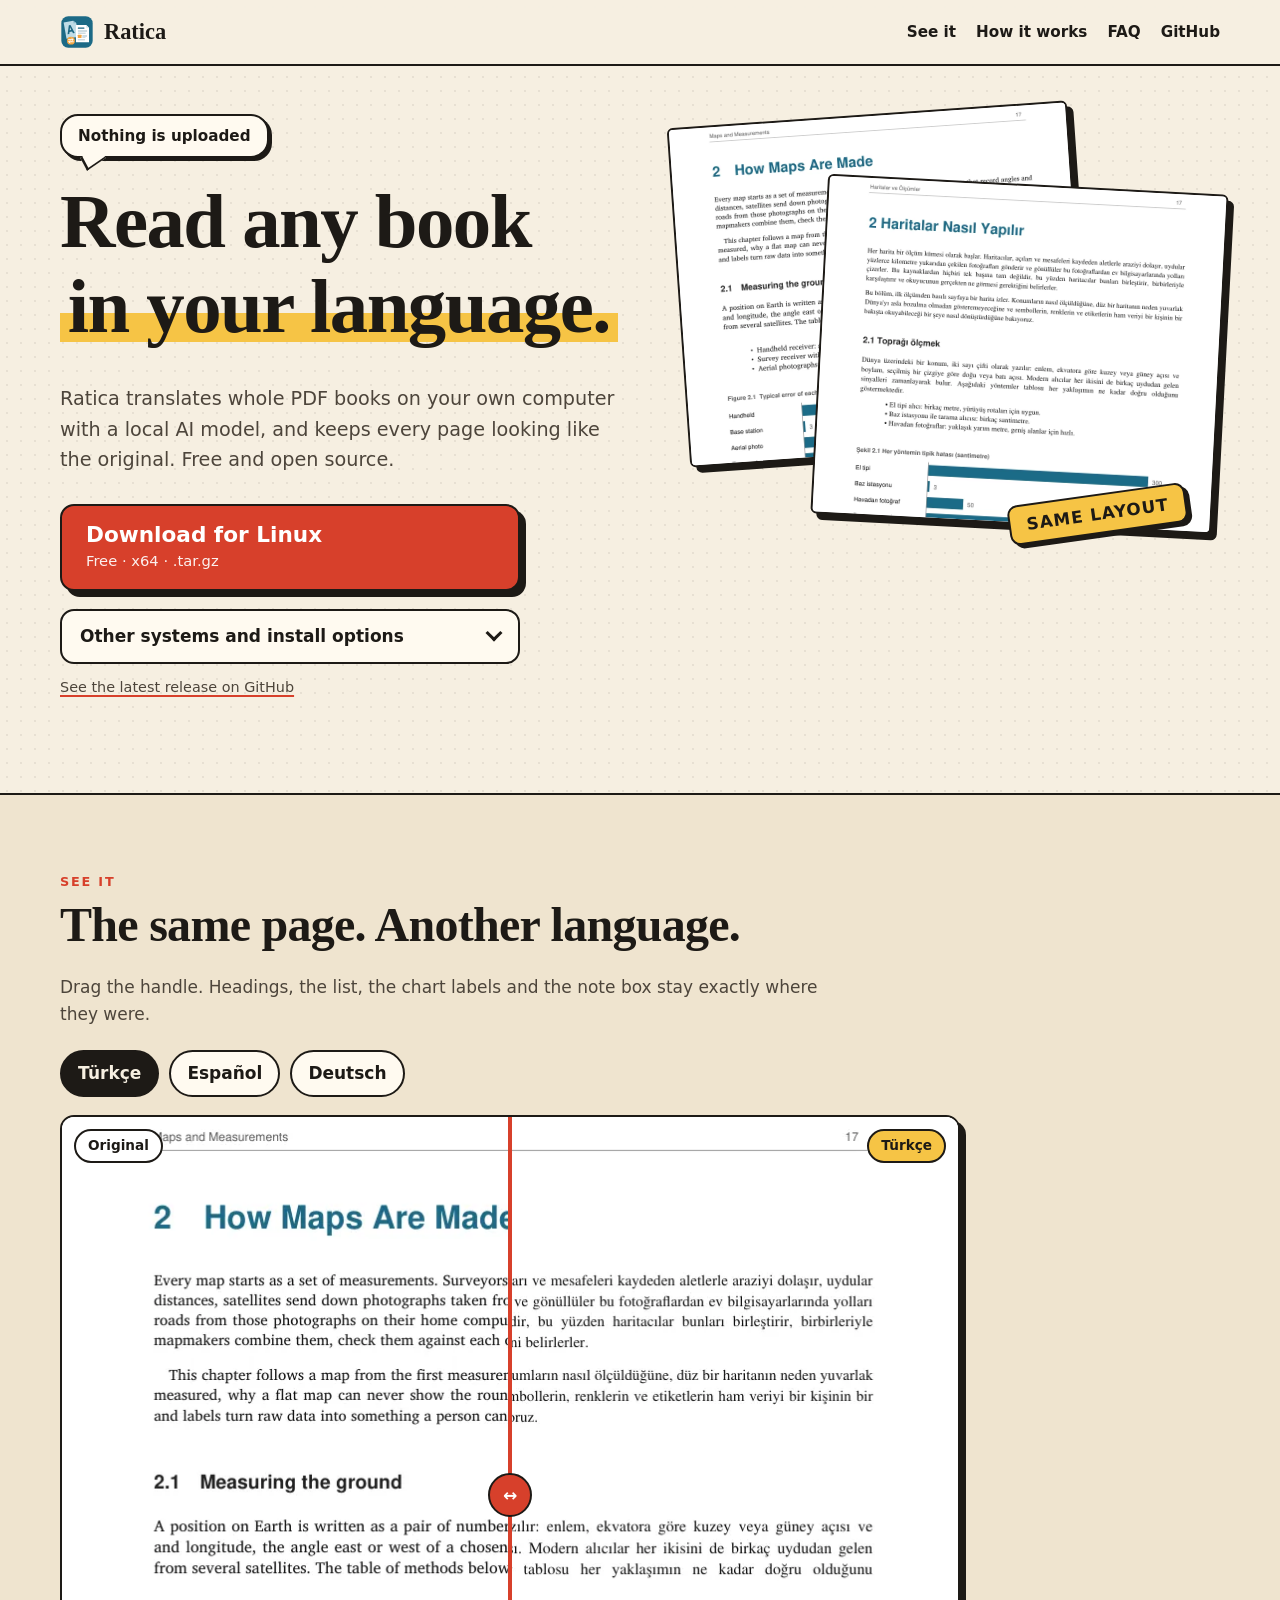
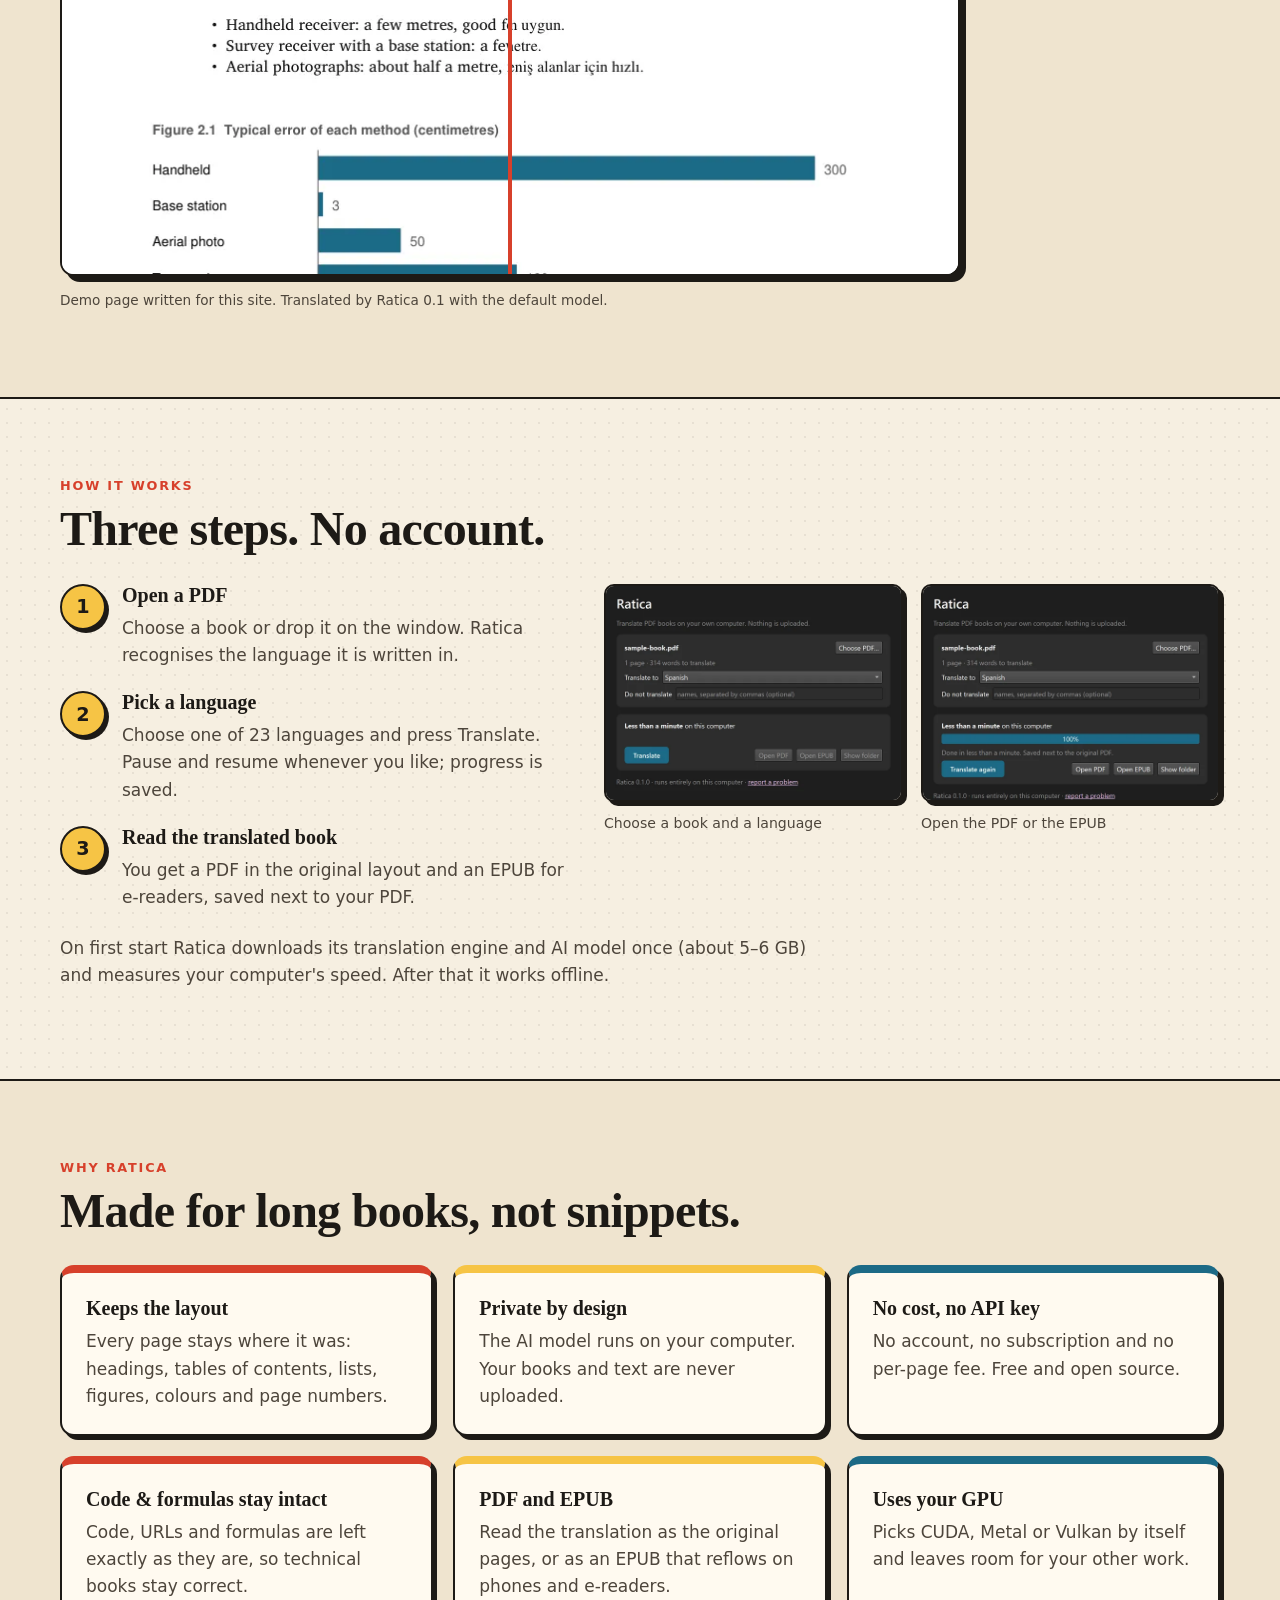
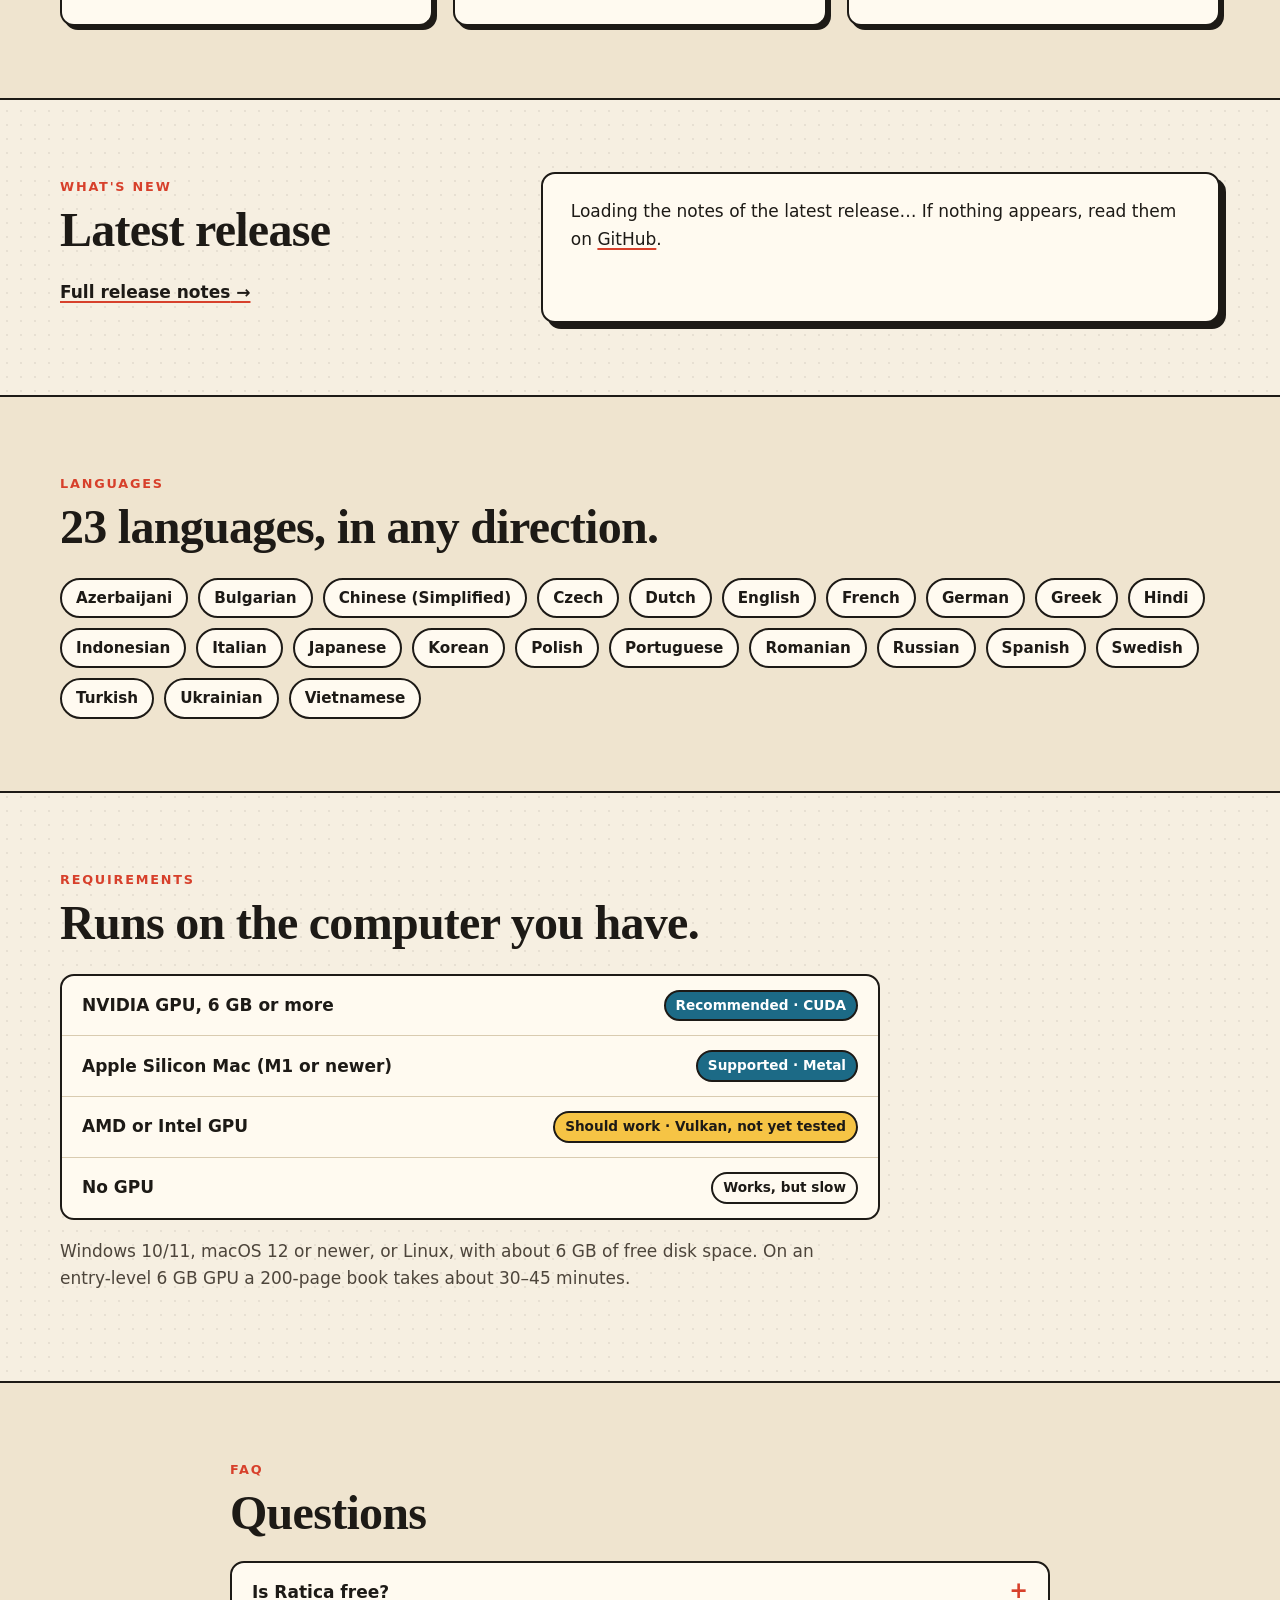
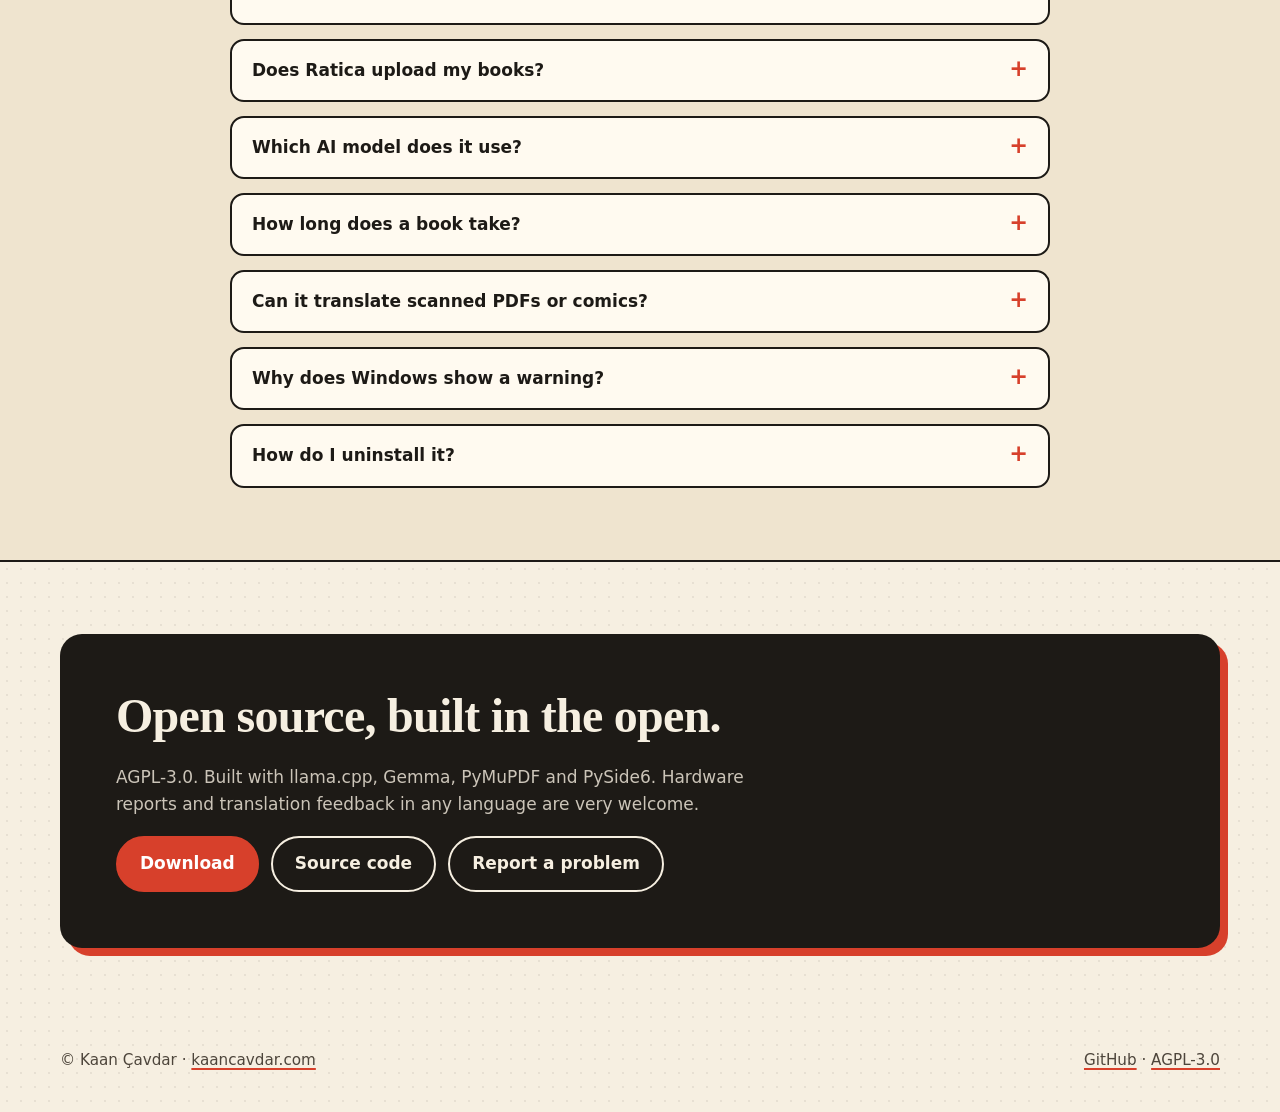
<file: index.html>
<!doctype html>
<html lang="en">
<head>
<meta charset="utf-8">
<meta name="viewport" content="width=device-width, initial-scale=1">
<title>Ratica – Free offline PDF book translator that keeps the layout</title>
<meta name="description" content="Ratica translates whole PDF books on your own computer with a local AI model and keeps the original page layout. Free and open source for Windows, macOS and Linux. Nothing is uploaded.">
<link rel="canonical" href="https://ratica.kaancavdar.com/">
<meta name="color-scheme" content="light dark">
<meta name="theme-color" content="#f6efe1" media="(prefers-color-scheme: light)">
<meta name="theme-color" content="#17130f" media="(prefers-color-scheme: dark)">
<link rel="icon" href="assets/icon.svg" type="image/svg+xml">
<link rel="icon" href="favicon.png" type="image/png" sizes="32x32">
<link rel="apple-touch-icon" href="assets/apple-touch-icon.png">
<meta property="og:type" content="website">
<meta property="og:site_name" content="Ratica">
<meta property="og:title" content="Ratica – Read any PDF book in your language">
<meta property="og:description" content="A free desktop app that translates whole PDF books on your computer with local AI and keeps every page's layout. Nothing is uploaded.">
<meta property="og:url" content="https://ratica.kaancavdar.com/">
<meta property="og:image" content="https://ratica.kaancavdar.com/assets/og-image.png">
<meta property="og:image:width" content="1280">
<meta property="og:image:height" content="640">
<meta property="og:image:alt" content="A book page in English next to the same page translated into Turkish by Ratica">
<meta name="twitter:card" content="summary_large_image">
<meta name="twitter:title" content="Ratica – Read any PDF book in your language">
<meta name="twitter:description" content="Translate whole PDF books on your own computer with local AI. The layout stays. Free and open source.">
<meta name="twitter:image" content="https://ratica.kaancavdar.com/assets/og-image.png">
<link rel="preload" as="image" href="assets/page-en.webp">
<link rel="stylesheet" href="style.css">
<script type="application/ld+json">
{
  "@context": "https://schema.org",
  "@type": "SoftwareApplication",
  "name": "Ratica",
  "description": "Desktop app that translates PDF books on the user's own computer with a local AI model (Gemma-4-E4B through llama.cpp) and writes the translation back into the original page layout. Also produces an EPUB. Nothing is uploaded.",
  "applicationCategory": "UtilitiesApplication",
  "applicationSubCategory": "PDF translator",
  "operatingSystem": "Windows 10, Windows 11, macOS 12 or newer (Apple Silicon), Linux x64",
  "offers": {"@type": "Offer", "price": "0", "priceCurrency": "USD"},
  "license": "https://www.gnu.org/licenses/agpl-3.0.html",
  "url": "https://ratica.kaancavdar.com/",
  "downloadUrl": "https://github.com/kaanncavdar/ratica/releases/latest",
  "codeRepository": "https://github.com/kaanncavdar/ratica",
  "image": "https://ratica.kaancavdar.com/assets/og-image.png",
  "screenshot": "https://ratica.kaancavdar.com/assets/app-ready.webp",
  "inLanguage": "en",
  "isAccessibleForFree": true,
  "author": {"@type": "Person", "name": "Kaan Çavdar", "url": "https://kaancavdar.com"},
  "featureList": [
    "Translates text-based PDF books between 23 languages",
    "Keeps the original page layout: headings, tables of contents, lists, figures, colours and formulas",
    "Leaves code, URLs and formulas unchanged",
    "Recognises the language of the book automatically",
    "Writes a PDF in the original layout and an EPUB",
    "Runs offline on a local GPU (CUDA, Metal or Vulkan); nothing is uploaded",
    "Pause and resume"
  ]
}
</script>
<script type="application/ld+json">
{
  "@context": "https://schema.org",
  "@type": "FAQPage",
  "mainEntity": [
    {"@type": "Question", "name": "Is Ratica free?", "acceptedAnswer": {"@type": "Answer", "text": "Yes. Ratica is free and open source under the AGPL-3.0 license. There is no account, subscription or API key."}},
    {"@type": "Question", "name": "Does Ratica upload my books?", "acceptedAnswer": {"@type": "Answer", "text": "No. Translation runs on your own computer. Ratica only goes online on first start to download its translation engine and AI model (about 5–6 GB). It never uploads your files or text."}},
    {"@type": "Question", "name": "Which languages does Ratica support?", "acceptedAnswer": {"@type": "Answer", "text": "23 languages, in any direction: Azerbaijani, Bulgarian, Chinese (Simplified), Czech, Dutch, English, French, German, Greek, Hindi, Indonesian, Italian, Japanese, Korean, Polish, Portuguese, Romanian, Russian, Spanish, Swedish, Turkish, Ukrainian and Vietnamese."}},
    {"@type": "Question", "name": "What computer do I need?", "acceptedAnswer": {"@type": "Answer", "text": "An NVIDIA GPU with 6 GB or more is recommended; Apple Silicon Macs are supported. AMD and Intel GPUs should work through Vulkan but are not tested yet. Without a GPU it works but is slow. About 6 GB of free disk space is needed."}},
    {"@type": "Question", "name": "How long does a book take?", "acceptedAnswer": {"@type": "Answer", "text": "On an entry-level GPU with 6 GB of memory, a 200-page book takes about 30–45 minutes. Faster GPUs finish sooner."}},
    {"@type": "Question", "name": "Can Ratica translate scanned PDFs or comics?", "acceptedAnswer": {"@type": "Answer", "text": "Not yet. Ratica translates PDFs that contain real text. Scanned pages need OCR, which is planned, and text inside images or speech bubbles stays in the original language for now."}}
  ]
}
</script>
</head>
<body>
<a class="skip" href="#main">Skip to content</a>

<header class="top">
  <div class="wrap top-row">
    <a class="brand" href="/" aria-label="Ratica home"><img src="assets/icon.svg" alt="" width="34" height="34"><span>Ratica</span></a>
    <nav aria-label="Main">
      <a href="#see">See it</a>
      <a href="#how">How it works</a>
      <a href="#faq">FAQ</a>
      <a href="https://github.com/kaanncavdar/ratica" class="gh">GitHub</a>
    </nav>
  </div>
</header>

<main id="main">

  <!-- HERO + DOWNLOAD -->
  <section class="hero" aria-labelledby="hero-title">
    <div class="wrap hero-grid">
      <div class="hero-text">
        <p class="bubble">Nothing is uploaded</p>
        <h1 id="hero-title">Read any book<br><span class="ink-hl">in your language.</span></h1>
        <p class="lead">Ratica translates whole PDF books on your own computer with a local AI model, and keeps every page looking like the original. Free and open source.</p>

        <div class="download" id="download">
          <a class="btn-dl" id="dl-main" href="download.html">
            <span class="dl-label" id="dl-main-label">Download Ratica</span>
            <span class="dl-meta" id="dl-main-meta">Free · Windows, macOS, Linux</span>
          </a>
          <details class="other-os" id="other-os">
            <summary><span id="other-label">Other systems and install options</span><span class="chev" aria-hidden="true"></span></summary>
            <div class="os-panel">
            <ul class="os-list">
              <li><a href="download.html?os=mac" data-os="mac"><b>macOS</b><span>Apple Silicon (M1 or newer) · signed &amp; notarized</span></a></li>
              <li><a href="download.html?os=win" data-os="win"><b>Windows</b><span>Windows 10/11 · installer</span></a></li>
              <li><a href="download.html?os=linux" data-os="linux"><b>Linux</b><span>x64 · .tar.gz archive</span></a></li>
            </ul>
            <div class="pkg" id="pkg" hidden></div>
            <p class="all"><a href="https://github.com/kaanncavdar/ratica/releases">All releases and release notes</a></p>
            </div>
          </details>
          <p class="ver" id="ver" aria-live="polite"></p>
        </div>
      </div>

      <div class="hero-art" aria-hidden="true">
        <div class="sheet sheet-back"><img src="assets/page-en.webp" alt="" width="900" height="760"></div>
        <div class="sheet sheet-front"><img src="assets/page-tr.webp" alt="" width="900" height="760"></div>
        <span class="stamp">Same layout</span>
      </div>
    </div>
  </section>

  <!-- BEFORE / AFTER -->
  <section id="see" class="paper" aria-labelledby="see-title">
    <div class="wrap">
      <p class="kicker">See it</p>
      <h2 id="see-title">The same page. Another language.</h2>
      <p class="sub">Drag the handle. Headings, the list, the chart labels and the note box stay exactly where they were.</p>
      <div class="langs" role="group" aria-label="Translation language">
        <button type="button" class="lang on" data-lang="tr" aria-pressed="true">Türkçe</button>
        <button type="button" class="lang" data-lang="es" aria-pressed="false">Español</button>
        <button type="button" class="lang" data-lang="de" aria-pressed="false">Deutsch</button>
      </div>
      <div class="compare" id="compare">
        <img class="c-before" src="assets/page-en.webp" alt="Original page in English" width="900" height="760" loading="lazy">
        <div class="c-after" id="c-after"><img id="c-after-img" src="assets/page-tr.webp" alt="The same page translated by Ratica" width="900" height="760" loading="lazy"></div>
        <div class="c-handle" id="c-handle" aria-hidden="true"></div>
        <span class="c-tag left">Original</span><span class="c-tag right" id="c-tag">Türkçe</span>
        <label class="sr" for="c-range">Show more of the original or of the translation</label>
        <input type="range" id="c-range" min="0" max="100" value="50">
      </div>
      <p class="fine">Demo page written for this site. Translated by Ratica 0.1 with the default model.</p>
    </div>
  </section>

  <!-- HOW IT WORKS -->
  <section id="how" aria-labelledby="how-title">
    <div class="wrap">
      <p class="kicker">How it works</p>
      <h2 id="how-title">Three steps. No account.</h2>
      <div class="how-grid">
        <ol class="steps">
          <li><span class="num">1</span><div><h3>Open a PDF</h3><p>Choose a book or drop it on the window. Ratica recognises the language it is written in.</p></div></li>
          <li><span class="num">2</span><div><h3>Pick a language</h3><p>Choose one of 23 languages and press Translate. Pause and resume whenever you like; progress is saved.</p></div></li>
          <li><span class="num">3</span><div><h3>Read the translated book</h3><p>You get a PDF in the original layout and an EPUB for e-readers, saved next to your PDF.</p></div></li>
        </ol>
        <div class="shots">
          <figure class="shot"><img src="assets/app-ready.webp" alt="Ratica window with a book chosen, Spanish selected and the estimated time shown" width="620" height="450" loading="lazy"><figcaption>Choose a book and a language</figcaption></figure>
          <figure class="shot"><img src="assets/app-done.webp" alt="Ratica window after a finished translation with buttons to open the PDF and the EPUB" width="620" height="450" loading="lazy"><figcaption>Open the PDF or the EPUB</figcaption></figure>
        </div>
      </div>
      <p class="sub">On first start Ratica downloads its translation engine and AI model once (about 5–6 GB) and measures your computer's speed. After that it works offline.</p>
    </div>
  </section>

  <!-- FEATURES -->
  <section class="paper" aria-labelledby="feat-title">
    <div class="wrap">
      <p class="kicker">Why Ratica</p>
      <h2 id="feat-title">Made for long books, not snippets.</h2>
      <div class="feats">
        <article class="feat"><h3>Keeps the layout</h3><p>Every page stays where it was: headings, tables of contents, lists, figures, colours and page numbers.</p></article>
        <article class="feat"><h3>Private by design</h3><p>The AI model runs on your computer. Your books and text are never uploaded.</p></article>
        <article class="feat"><h3>No cost, no API key</h3><p>No account, no subscription and no per-page fee. Free and open source.</p></article>
        <article class="feat"><h3>Code &amp; formulas stay intact</h3><p>Code, URLs and formulas are left exactly as they are, so technical books stay correct.</p></article>
        <article class="feat"><h3>PDF and EPUB</h3><p>Read the translation as the original pages, or as an EPUB that reflows on phones and e-readers.</p></article>
        <article class="feat"><h3>Uses your GPU</h3><p>Picks CUDA, Metal or Vulkan by itself and leaves room for your other work.</p></article>
      </div>
    </div>
  </section>

  <!-- WHAT'S NEW -->
  <section aria-labelledby="new-title">
    <div class="wrap news">
      <div>
        <p class="kicker">What's new</p>
        <h2 id="new-title"><span id="new-version">Latest release</span></h2>
        <p class="sub" id="new-date"></p>
        <p><a class="link-arrow" id="new-link" href="https://github.com/kaanncavdar/ratica/releases/latest">Full release notes</a></p>
      </div>
      <div class="news-body" id="new-body">
        <p>Loading the notes of the latest release… If nothing appears, read them on <a href="https://github.com/kaanncavdar/ratica/releases/latest">GitHub</a>.</p>
      </div>
    </div>
  </section>

  <!-- LANGUAGES -->
  <section class="paper" aria-labelledby="lang-title">
    <div class="wrap">
      <p class="kicker">Languages</p>
      <h2 id="lang-title">23 languages, in any direction.</h2>
      <ul class="chips">
        <li>Azerbaijani</li><li>Bulgarian</li><li>Chinese (Simplified)</li><li>Czech</li><li>Dutch</li><li>English</li>
        <li>French</li><li>German</li><li>Greek</li><li>Hindi</li><li>Indonesian</li><li>Italian</li><li>Japanese</li>
        <li>Korean</li><li>Polish</li><li>Portuguese</li><li>Romanian</li><li>Russian</li><li>Spanish</li><li>Swedish</li>
        <li>Turkish</li><li>Ukrainian</li><li>Vietnamese</li>
      </ul>
    </div>
  </section>

  <!-- REQUIREMENTS -->
  <section aria-labelledby="req-title">
    <div class="wrap">
      <p class="kicker">Requirements</p>
      <h2 id="req-title">Runs on the computer you have.</h2>
      <div class="req">
        <div class="req-row"><b>NVIDIA GPU, 6 GB or more</b><span class="tag good">Recommended · CUDA</span></div>
        <div class="req-row"><b>Apple Silicon Mac (M1 or newer)</b><span class="tag good">Supported · Metal</span></div>
        <div class="req-row"><b>AMD or Intel GPU</b><span class="tag try">Should work · Vulkan, not yet tested</span></div>
        <div class="req-row"><b>No GPU</b><span class="tag slow">Works, but slow</span></div>
      </div>
      <p class="sub">Windows 10/11, macOS 12 or newer, or Linux, with about 6 GB of free disk space. On an entry-level 6 GB GPU a 200-page book takes about 30–45 minutes.</p>
    </div>
  </section>

  <!-- FAQ -->
  <section id="faq" class="paper" aria-labelledby="faq-title">
    <div class="wrap narrow">
      <p class="kicker">FAQ</p>
      <h2 id="faq-title">Questions</h2>
      <details class="qa"><summary>Is Ratica free?</summary><p>Yes. Ratica is free and open source under the AGPL-3.0 license. There is no account, subscription or API key.</p></details>
      <details class="qa"><summary>Does Ratica upload my books?</summary><p>No. Translation runs on your own computer. Ratica only goes online on first start to download its translation engine and AI model (about 5–6 GB). It never uploads your files or text.</p></details>
      <details class="qa"><summary>Which AI model does it use?</summary><p>Gemma-4-E4B-it (Apache 2.0) through llama.cpp. It was chosen after comparing several open models on translation quality, protection of code and URLs, speed and memory use.</p></details>
      <details class="qa"><summary>How long does a book take?</summary><p>On an entry-level GPU with 6 GB of memory, a 200-page book takes about 30–45 minutes. Faster GPUs finish sooner. Without a GPU it takes many hours.</p></details>
      <details class="qa"><summary>Can it translate scanned PDFs or comics?</summary><p>Not yet. Ratica translates PDFs that contain real text. Scanned pages need OCR, which is planned. Text inside images and speech bubbles stays in the original language for now.</p></details>
      <details class="qa"><summary>Why does Windows show a warning?</summary><p>The Windows installer is not code-signed yet, so SmartScreen may warn the first time. Choose <em>More info → Run anyway</em>. The macOS app is signed and notarized by Apple.</p></details>
      <details class="qa"><summary>How do I uninstall it?</summary><p>The engine and model live outside the app. Delete them from the bottom of Ratica's window, or let the Windows uninstaller remove them. Then remove the app as usual.</p></details>
    </div>
  </section>

  <!-- OPEN SOURCE / CTA -->
  <section class="cta" aria-labelledby="cta-title">
    <div class="wrap cta-box">
      <h2 id="cta-title">Open source, built in the open.</h2>
      <p>AGPL-3.0. Built with llama.cpp, Gemma, PyMuPDF and PySide6. Hardware reports and translation feedback in any language are very welcome.</p>
      <div class="cta-actions">
        <a class="btn solid" href="#download">Download</a>
        <a class="btn" href="https://github.com/kaanncavdar/ratica">Source code</a>
        <a class="btn" href="https://github.com/kaanncavdar/ratica/issues">Report a problem</a>
      </div>
    </div>
  </section>
</main>

<footer class="foot">
  <div class="wrap foot-row">
    <p>© Kaan Çavdar · <a href="https://kaancavdar.com">kaancavdar.com</a></p>
    <p><a href="https://github.com/kaanncavdar/ratica">GitHub</a> · <a href="https://github.com/kaanncavdar/ratica/blob/main/LICENSE">AGPL-3.0</a></p>
  </div>
</footer>
<script src="app.js" defer></script>
</body>
</html>
</file>
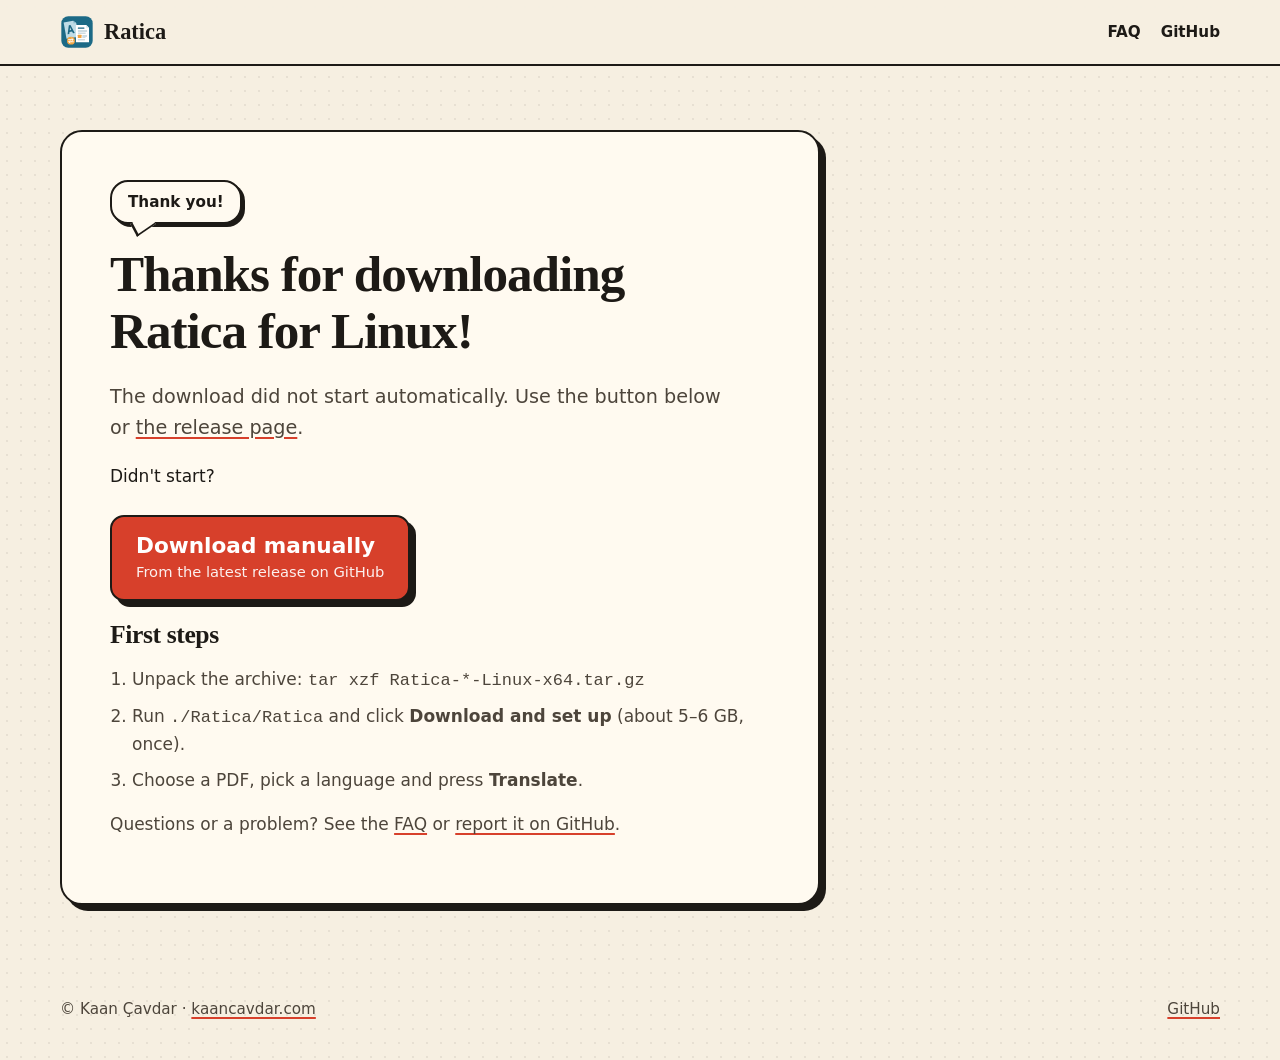
<file: download.html>
<!doctype html>
<html lang="en">
<head>
<meta charset="utf-8">
<meta name="viewport" content="width=device-width, initial-scale=1">
<title>Thanks for downloading Ratica</title>
<meta name="description" content="Your download of Ratica, the free offline PDF book translator, is starting. First steps for Windows, macOS and Linux.">
<meta name="robots" content="noindex">
<link rel="canonical" href="https://ratica.kaancavdar.com/download.html">
<meta name="color-scheme" content="light dark">
<link rel="icon" href="assets/icon.svg" type="image/svg+xml">
<link rel="icon" href="favicon.png" type="image/png" sizes="32x32">
<link rel="stylesheet" href="style.css">
</head>
<body data-page="download">
<a class="skip" href="#main">Skip to content</a>
<header class="top">
  <div class="wrap top-row">
    <a class="brand" href="/" aria-label="Ratica home"><img src="assets/icon.svg" alt="" width="34" height="34"><span>Ratica</span></a>
    <nav aria-label="Main"><a href="/#faq">FAQ</a><a href="https://github.com/kaanncavdar/ratica" class="gh">GitHub</a></nav>
  </div>
</header>

<main id="main" class="thanks">
  <div class="wrap">
    <div class="card-big">
      <p class="bubble">Thank you!</p>
      <h1 id="t-title" style="font-size:clamp(2rem,6vw,3.2rem)">Thanks for downloading Ratica!</h1>
      <p class="lead" id="status" aria-live="polite">Your download should start in a moment.</p>
      <p id="didnt">Didn't start?</p>
      <a class="btn-dl" id="manual" href="https://github.com/kaanncavdar/ratica/releases/latest">
        <span class="dl-label" id="manual-label">Download manually</span>
        <span class="dl-meta">From the latest release on GitHub</span>
      </a>

      <h2 id="first-steps" style="font-size:1.6rem">First steps</h2>
      <ol data-steps="mac" hidden>
        <li>Open the downloaded <code>.dmg</code> and drag <b>Ratica</b> onto <b>Applications</b>.</li>
        <li>Open Ratica from Applications. It is signed and notarized by Apple.</li>
        <li>Click <b>Download and set up</b>: Ratica downloads its engine and AI model once (about 5–6 GB).</li>
        <li>Choose a PDF, pick a language and press <b>Translate</b>.</li>
      </ol>
      <ol data-steps="win" hidden>
        <li>Run the downloaded installer. The installer is not code-signed yet, so Windows may show <em>"Windows protected your PC"</em>: choose <b>More info → Run anyway</b>.</li>
        <li>Start Ratica and click <b>Download and set up</b>: it downloads its engine and AI model once (about 5–6 GB).</li>
        <li>Choose a PDF, pick a language and press <b>Translate</b>.</li>
      </ol>
      <ol data-steps="linux" hidden>
        <li>Unpack the archive: <code>tar xzf Ratica-*-Linux-x64.tar.gz</code></li>
        <li>Run <code>./Ratica/Ratica</code> and click <b>Download and set up</b> (about 5–6 GB, once).</li>
        <li>Choose a PDF, pick a language and press <b>Translate</b>.</li>
      </ol>
      <p class="sub">Questions or a problem? See the <a href="/#faq">FAQ</a> or <a href="https://github.com/kaanncavdar/ratica/issues">report it on GitHub</a>.</p>
    </div>
  </div>
</main>

<footer class="foot">
  <div class="wrap foot-row">
    <p>© Kaan Çavdar · <a href="https://kaancavdar.com">kaancavdar.com</a></p>
    <p><a href="https://github.com/kaanncavdar/ratica">GitHub</a></p>
  </div>
</footer>
<script src="app.js" defer></script>
</body>
</html>
</file>
<file: style.css>
/* Ratica — paper, ink and a little comic-book colour. System fonts only. */
:root {
  --paper: #f6efe1;
  --paper-2: #efe4cf;
  --card: #fffaf0;
  --ink: #1d1a16;
  --ink-soft: #4d453b;
  --line: #1d1a16;
  --hair: #d9cbb0;
  --red: #d7402b;         /* comic red */
  --red-ink: #ffffff;
  --yellow: #f6c445;      /* highlighter */
  --blue: #1c6a86;        /* the app icon's teal */
  --dot: rgba(29, 26, 22, 0.07);
  --shadow: 6px 6px 0 var(--ink);
  --radius: 14px;
  --serif: "Iowan Old Style", "Palatino Linotype", Palatino, "Book Antiqua", Charter, Georgia, serif;
  --sans: system-ui, -apple-system, "Segoe UI", Roboto, "Helvetica Neue", Arial, sans-serif;
}

@media (prefers-color-scheme: dark) {
  :root {
    --paper: #17130f;
    --paper-2: #1f1a14;
    --card: #262019;
    --ink: #f3ead8;
    --ink-soft: #c9bca4;
    --line: #f3ead8;
    --hair: #3d342a;
    --red: #ff6b50;
    --red-ink: #1a0d08;
    --yellow: #f6c445;
    --blue: #6cc0dd;
    --dot: rgba(243, 234, 216, 0.06);
    --shadow: 6px 6px 0 #000;
  }
}

*, *::before, *::after { box-sizing: border-box; }
html { scroll-behavior: smooth; }
@media (prefers-reduced-motion: reduce) { html { scroll-behavior: auto; } * { transition: none !important; } }

body {
  margin: 0;
  color: var(--ink);
  background-color: var(--paper);
  background-image: radial-gradient(var(--dot) 1px, transparent 1.4px);
  background-size: 14px 14px;
  font: 17px/1.6 var(--sans);
  -webkit-text-size-adjust: 100%;
}

img { max-width: 100%; height: auto; display: block; }
a { color: inherit; text-decoration-color: var(--red); text-decoration-thickness: 2px; text-underline-offset: 3px; }
a:hover { color: var(--red); }
:focus-visible { outline: 3px solid var(--blue); outline-offset: 3px; border-radius: 6px; }
button { font: inherit; }

h1, h2, h3 { font-family: var(--serif); line-height: 1.1; margin: 0 0 0.45em; font-weight: 700; }
h1 { font-size: clamp(2.6rem, 8vw, 4.8rem); letter-spacing: -0.02em; }
h2 { font-size: clamp(1.9rem, 5vw, 3rem); letter-spacing: -0.015em; }
h3 { font-size: 1.25rem; }
p { margin: 0 0 1em; }

.wrap { width: min(1160px, 100% - 32px); margin-inline: auto; }
.narrow { width: min(820px, 100% - 32px); }
.skip { position: absolute; left: -999px; top: 8px; background: var(--card); padding: 8px 12px; z-index: 20; }
.skip:focus { left: 16px; }
.sr { position: absolute; width: 1px; height: 1px; overflow: hidden; clip: rect(0 0 0 0); white-space: nowrap; }

/* header */
.top { position: sticky; top: 0; z-index: 10; background: color-mix(in srgb, var(--paper) 92%, transparent); backdrop-filter: blur(8px); border-bottom: 2px solid var(--line); }
.top-row { display: flex; align-items: center; justify-content: space-between; gap: 12px; min-height: 64px; }
.brand { display: inline-flex; align-items: center; gap: 10px; text-decoration: none; font: 700 1.4rem var(--serif); }
.top nav { display: flex; gap: 20px; align-items: center; }
.top nav a { text-decoration: none; font-weight: 600; font-size: 0.95rem; }
.top nav a:hover { text-decoration: underline; }
@media (max-width: 640px) { .top nav a:not(.gh) { display: none; } }

section { padding: 72px 0; }
.paper { background: var(--paper-2); border-block: 2px solid var(--line); }
.kicker { display: inline-block; font: 800 0.8rem var(--sans); letter-spacing: 0.14em; text-transform: uppercase; color: var(--red); margin-bottom: 10px; }
.sub { color: var(--ink-soft); max-width: 46em; }
.fine { color: var(--ink-soft); font-size: 0.85rem; margin-top: 14px; }

/* hero */
.hero { padding: 48px 0 80px; overflow-x: clip; }
.hero-grid { display: grid; gap: 48px; align-items: center; }
@media (min-width: 960px) { .hero-grid { grid-template-columns: 1.05fr 1fr; align-items: start; } }
.lead { font-size: 1.2rem; color: var(--ink-soft); max-width: 32em; }
.ink-hl { background: linear-gradient(transparent 58%, var(--yellow) 58%, var(--yellow) 92%, transparent 92%); padding: 0 0.1em; }
@media (prefers-color-scheme: dark) { .ink-hl { background: none; color: var(--yellow); } }

.bubble {
  position: relative; display: inline-block; margin-bottom: 22px; padding: 8px 16px;
  background: var(--card); border: 2px solid var(--line); border-radius: 18px;
  font-weight: 700; font-size: 0.95rem; box-shadow: 3px 3px 0 var(--line);
}
.bubble::after {
  content: ""; position: absolute; left: 22px; bottom: -11px; width: 18px; height: 18px;
  background: var(--card); border-right: 2px solid var(--line); border-bottom: 2px solid var(--line);
  transform: skewX(-25deg) rotate(45deg);
}

/* download box */
.download { position: relative; z-index: 5; margin-top: 28px; max-width: 460px; }
.btn-dl {
  display: flex; flex-direction: column; gap: 2px; padding: 16px 24px; border-radius: var(--radius);
  background: var(--red); color: var(--red-ink); text-decoration: none; border: 2px solid var(--line);
  box-shadow: var(--shadow); transition: transform .12s ease, box-shadow .12s ease;
}
.btn-dl:hover { color: var(--red-ink); transform: translate(-2px, -2px); box-shadow: 8px 8px 0 var(--line); }
.btn-dl:active { transform: translate(3px, 3px); box-shadow: 2px 2px 0 var(--line); }
.dl-label { font: 800 1.35rem var(--sans); }
.dl-meta { font-size: 0.92rem; opacity: 0.92; }

.other-os { position: relative; margin-top: 18px; border: 2px solid var(--line); border-radius: var(--radius); background: var(--card); }
/* The open menu floats over the page: opening it never moves anything else. */
.os-panel {
  position: absolute; z-index: 20; left: -2px; right: -2px; top: calc(100% + 6px);
  background: var(--card); border: 2px solid var(--line); border-radius: var(--radius);
  box-shadow: var(--shadow); max-height: min(70vh, 420px); overflow-y: auto; padding-top: 6px;
}
.other-os summary {
  list-style: none; cursor: pointer; display: flex; align-items: center; justify-content: space-between; gap: 12px;
  padding: 12px 18px; font-weight: 700;
}
.other-os summary::-webkit-details-marker { display: none; }
.chev { width: 12px; height: 12px; border-right: 3px solid var(--ink); border-bottom: 3px solid var(--ink); transform: rotate(45deg); margin-top: -6px; transition: transform .15s ease; flex: none; }
.other-os[open] .chev { transform: rotate(-135deg); margin-top: 4px; }
.os-list { list-style: none; margin: 0; padding: 0 10px 6px; }
.os-list a { display: flex; flex-direction: column; padding: 10px 12px; border-radius: 10px; text-decoration: none; }
.os-list a:hover { background: var(--paper-2); color: var(--ink); }
.os-list a.current { display: none; }
.os-list span { font-size: 0.88rem; color: var(--ink-soft); }
.pkg { padding: 4px 22px 8px; }
.pkg h3 { font: 700 0.95rem var(--sans); margin: 10px 0 6px; }
.pkg pre { margin: 0 0 8px; padding: 10px 12px; background: var(--paper-2); border: 1px solid var(--hair); border-radius: 8px; overflow-x: auto; font-size: 0.88rem; }
.all { margin: 0; padding: 6px 22px 14px; font-size: 0.9rem; }
.ver { margin-top: 12px; color: var(--ink-soft); font-size: 0.9rem; min-height: 1.6em; }

/* hero art: two sheets of paper */
.hero-art { position: relative; min-height: 420px; }
.sheet { position: absolute; width: 74%; background: #fff; border: 2px solid var(--line); border-radius: 6px; overflow: hidden; box-shadow: var(--shadow); }
.sheet img { width: 100%; }
.sheet-back { left: 0; top: 0; transform: rotate(-4deg); }
.sheet-front { right: 0; top: 70px; transform: rotate(3deg); }
.stamp {
  position: absolute; right: 6%; bottom: 0; transform: rotate(-8deg);
  background: var(--yellow); color: #1d1a16; border: 2px solid var(--line); padding: 8px 16px; border-radius: 10px;
  font: 800 1.05rem var(--sans); text-transform: uppercase; letter-spacing: 0.06em; box-shadow: 4px 4px 0 var(--line);
}
@media (max-width: 959px) { .hero-art { min-height: 0; height: 74vw; max-height: 520px; } }

/* compare slider */
.langs { display: flex; gap: 10px; flex-wrap: wrap; margin: 22px 0 18px; }
.lang { padding: 8px 16px; border-radius: 999px; border: 2px solid var(--line); background: var(--card); color: var(--ink); font-weight: 700; cursor: pointer; }
.lang.on { background: var(--ink); color: var(--paper); }
.compare { position: relative; max-width: 900px; border: 2px solid var(--line); border-radius: var(--radius); overflow: hidden; box-shadow: var(--shadow); background: #fff; --pos: 50%; }
.compare img { width: 100%; }
.c-after { position: absolute; inset: 0; clip-path: inset(0 0 0 var(--pos)); }
.c-handle { position: absolute; top: 0; bottom: 0; left: var(--pos); width: 4px; margin-left: -2px; background: var(--red); pointer-events: none; }
.c-handle::after {
  content: "↔"; position: absolute; top: 50%; left: 50%; transform: translate(-50%, -50%);
  width: 44px; height: 44px; display: grid; place-items: center; border-radius: 50%;
  background: var(--red); color: #fff; font-weight: 800; border: 2px solid #1d1a16;
}
.compare input[type=range] { position: absolute; inset: 0; width: 100%; height: 100%; margin: 0; opacity: 0; cursor: ew-resize; }
.compare input[type=range]:focus-visible + * { outline: none; }
.compare:focus-within { outline: 3px solid var(--blue); outline-offset: 3px; }
.c-tag { position: absolute; top: 12px; padding: 4px 12px; border-radius: 999px; font-weight: 800; font-size: 0.85rem; border: 2px solid #1d1a16; pointer-events: none; }
.c-tag.left { left: 12px; background: #fff; color: #1d1a16; }
.c-tag.right { right: 12px; background: var(--yellow); color: #1d1a16; }

/* how */
.how-grid { display: grid; gap: 40px; margin: 28px 0 24px; align-items: start; }
@media (min-width: 960px) { .how-grid { grid-template-columns: 0.9fr 1.1fr; } }
.steps { list-style: none; margin: 0; padding: 0; display: grid; gap: 22px; }
.steps li { display: flex; gap: 16px; align-items: flex-start; }
.steps p { color: var(--ink-soft); margin: 0; }
.num {
  flex: none; width: 46px; height: 46px; display: grid; place-items: center; border-radius: 50%;
  background: var(--yellow); color: #1d1a16; border: 2px solid var(--line); font: 800 1.2rem var(--sans); box-shadow: 3px 3px 0 var(--line);
}
.shots { display: grid; gap: 18px; grid-template-columns: 1fr 1fr; }
@media (max-width: 560px) { .shots { grid-template-columns: 1fr; } }
.shot { margin: 0; }
.shot img { border: 2px solid var(--line); border-radius: 10px; box-shadow: 4px 4px 0 var(--line); background: #1e1e1e; }
.shot figcaption { font-size: 0.88rem; color: var(--ink-soft); margin-top: 10px; }

/* features */
.feats { display: grid; gap: 20px; margin-top: 28px; }
@media (min-width: 700px) { .feats { grid-template-columns: repeat(2, 1fr); } }
@media (min-width: 1000px) { .feats { grid-template-columns: repeat(3, 1fr); } }
.feat { background: var(--card); border: 2px solid var(--line); border-radius: var(--radius); padding: 24px; box-shadow: 4px 4px 0 var(--line); }
.feat:nth-child(3n+1) { border-top: 8px solid var(--red); }
.feat:nth-child(3n+2) { border-top: 8px solid var(--yellow); }
.feat:nth-child(3n) { border-top: 8px solid var(--blue); }
.feat p { color: var(--ink-soft); margin: 0; }

/* news */
.news { display: grid; gap: 28px; }
@media (min-width: 900px) { .news { grid-template-columns: 0.8fr 1.2fr; } }
.news-body { background: var(--card); border: 2px solid var(--line); border-radius: var(--radius); padding: 24px 28px; box-shadow: var(--shadow); }
.news-body ul { margin: 0; padding-left: 1.2em; }
.news-body li { margin-bottom: 0.6em; }
.news-body h3 { font-size: 1.05rem; font-family: var(--sans); margin: 1em 0 0.4em; }
.news-body h3:first-child { margin-top: 0; }
.news-body code { background: var(--paper-2); padding: 1px 5px; border-radius: 4px; font-size: 0.9em; }
.link-arrow { font-weight: 700; }
.link-arrow::after { content: " →"; }

/* languages */
.chips { list-style: none; padding: 0; margin: 24px 0 0; display: flex; flex-wrap: wrap; gap: 10px; }
.chips li { padding: 6px 14px; border: 2px solid var(--line); border-radius: 999px; background: var(--card); font-weight: 600; font-size: 0.95rem; }

/* requirements */
.req { display: grid; gap: 0; margin: 24px 0 18px; border: 2px solid var(--line); border-radius: var(--radius); overflow: hidden; background: var(--card); max-width: 820px; }
.req-row { display: flex; justify-content: space-between; align-items: center; gap: 12px; padding: 14px 20px; border-top: 1px solid var(--hair); flex-wrap: wrap; }
.req-row:first-child { border-top: 0; }
.tag { font-size: 0.85rem; font-weight: 700; padding: 3px 10px; border-radius: 999px; border: 2px solid var(--line); }
.tag.good { background: var(--blue); color: #fff; }
.tag.try { background: var(--yellow); color: #1d1a16; }
.tag.slow { background: var(--card); color: var(--ink); }
@media (prefers-color-scheme: dark) { .tag.good { color: #10222a; } }

/* faq */
.qa { border: 2px solid var(--line); border-radius: var(--radius); background: var(--card); margin-top: 14px; }
.qa summary { cursor: pointer; padding: 16px 20px; font-weight: 700; list-style: none; display: flex; justify-content: space-between; gap: 12px; }
.qa summary::-webkit-details-marker { display: none; }
.qa summary::after { content: "+"; font-size: 1.4rem; line-height: 1; color: var(--red); }
.qa[open] summary::after { content: "–"; }
.qa p { padding: 0 20px 16px; margin: 0; color: var(--ink-soft); }

/* cta */
.cta-box { background: var(--ink); color: var(--paper); border-radius: 22px; padding: clamp(28px, 6vw, 56px); box-shadow: 8px 8px 0 var(--red); }
.cta-box p { color: color-mix(in srgb, var(--paper) 80%, var(--ink)); max-width: 40em; }
.cta-actions { display: flex; gap: 12px; flex-wrap: wrap; margin-top: 18px; }
.btn { display: inline-block; padding: 12px 22px; border-radius: 999px; border: 2px solid var(--paper); color: var(--paper); text-decoration: none; font-weight: 700; }
.btn:hover { background: var(--paper); color: var(--ink); }
.btn.solid { background: var(--red); border-color: var(--red); color: var(--red-ink); }
.btn.solid:hover { filter: brightness(1.08); color: var(--red-ink); background: var(--red); }

/* footer */
.foot { padding: 28px 0 40px; font-size: 0.95rem; color: var(--ink-soft); }
.foot-row { display: flex; justify-content: space-between; gap: 16px; flex-wrap: wrap; }
.foot p { margin: 0; }

/* download (thank you) page */
.thanks { padding: 64px 0; }
.thanks .card-big { background: var(--card); border: 2px solid var(--line); border-radius: 22px; padding: clamp(24px, 5vw, 48px); box-shadow: var(--shadow); max-width: 760px; }
.thanks ol { padding-left: 1.3em; color: var(--ink-soft); }
.thanks li { margin-bottom: 0.5em; }
.thanks .btn-dl { display: inline-flex; margin: 8px 0 20px; }
</file>
